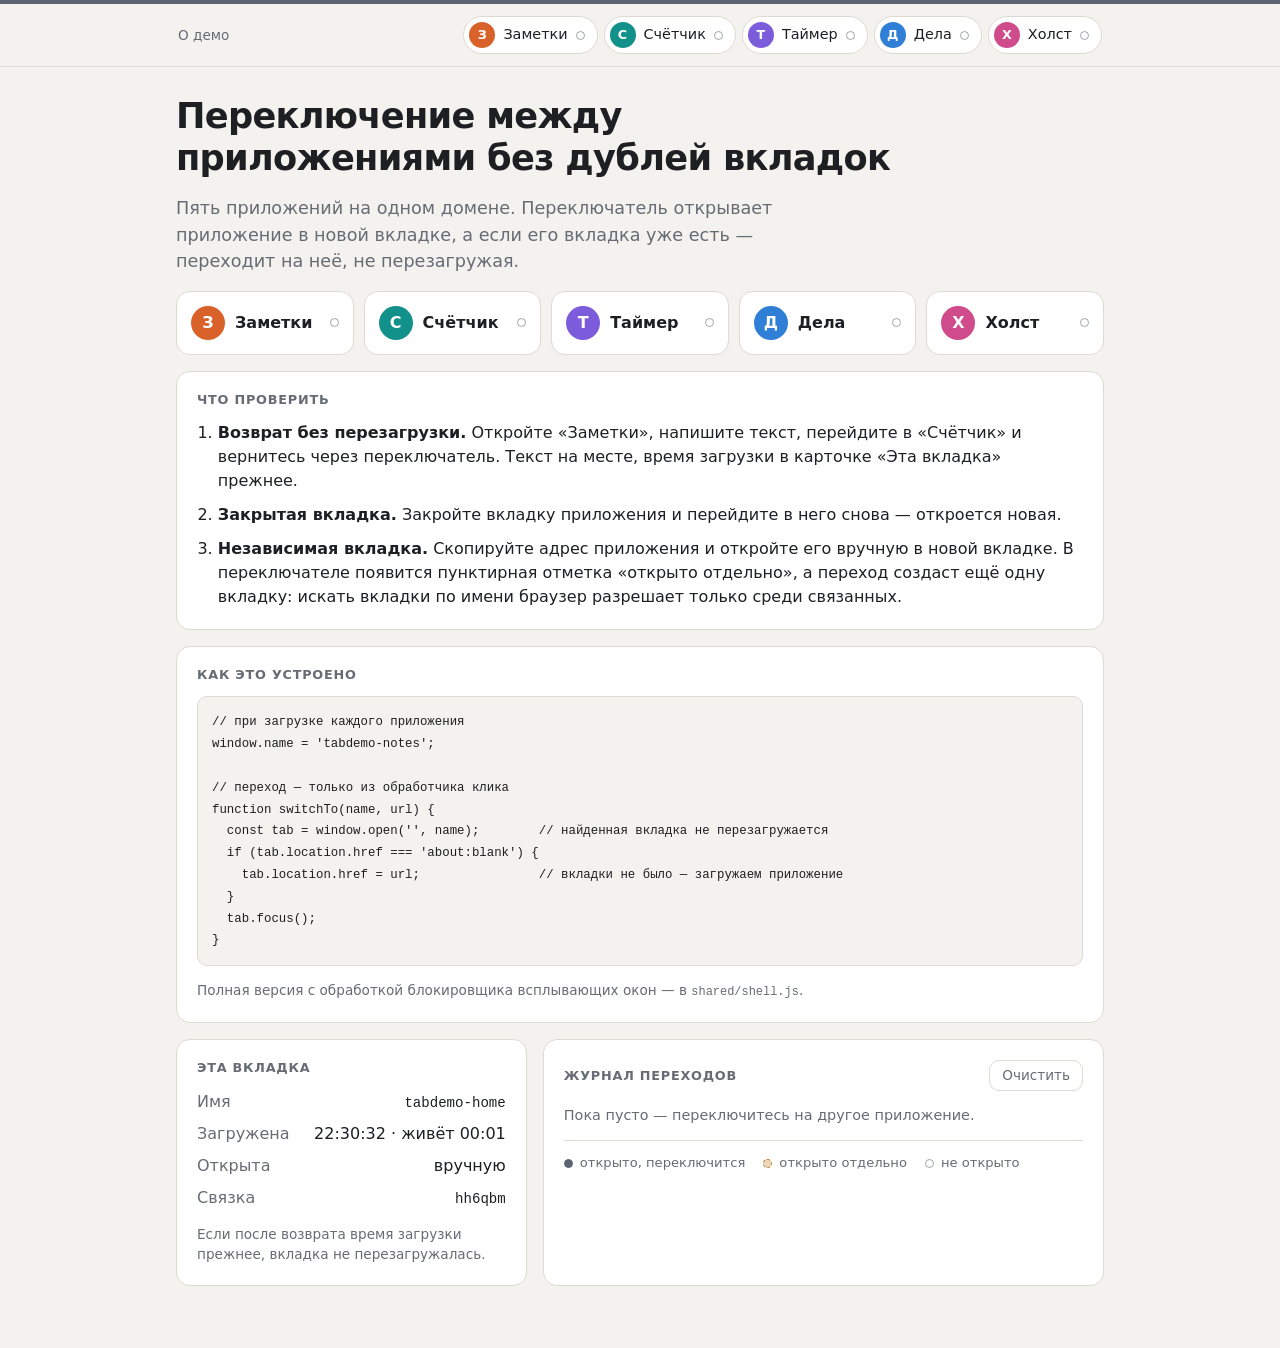
<file: index.html>
<!doctype html>
<html lang="ru">
<head>
<meta charset="utf-8">
<meta name="viewport" content="width=device-width, initial-scale=1">
<title>Переключение вкладок — демо</title>
<link rel="stylesheet" href="shared/style.css">
</head>
<body data-app="home">
<header id="shell-header"></header>
<main>
  <h1>Переключение между приложениями без дублей вкладок</h1>
  <p class="lead">Пять приложений на одном домене. Переключатель открывает приложение в новой вкладке, а если его вкладка уже есть — переходит на неё, не перезагружая.</p>

  <div class="tiles" id="shell-tiles"></div>

  <section class="card">
    <h2>Что проверить</h2>
    <ol class="steps">
      <li><b>Возврат без перезагрузки.</b> Откройте «Заметки», напишите текст, перейдите в «Счётчик» и вернитесь через переключатель. Текст на месте, время загрузки в карточке «Эта вкладка» прежнее.</li>
      <li><b>Закрытая вкладка.</b> Закройте вкладку приложения и перейдите в него снова — откроется новая.</li>
      <li><b>Независимая вкладка.</b> Скопируйте адрес приложения и откройте его вручную в новой вкладке. В переключателе появится пунктирная отметка «открыто отдельно», а переход создаст ещё одну вкладку: искать вкладки по имени браузер разрешает только среди связанных.</li>
    </ol>
  </section>

  <section class="card">
    <h2>Как это устроено</h2>
    <pre><code>// при загрузке каждого приложения
window.name = 'tabdemo-notes';

// переход — только из обработчика клика
function switchTo(name, url) {
  const tab = window.open('', name);        // найденная вкладка не перезагружается
  if (tab.location.href === 'about:blank') {
    tab.location.href = url;                // вкладки не было — загружаем приложение
  }
  tab.focus();
}</code></pre>
    <p class="hint">Полная версия с обработкой блокировщика всплывающих окон — в <code>shared/shell.js</code>.</p>
  </section>

  <div id="shell-panels"></div>
</main>
<script src="shared/shell.js"></script>
</body>
</html>
</file>
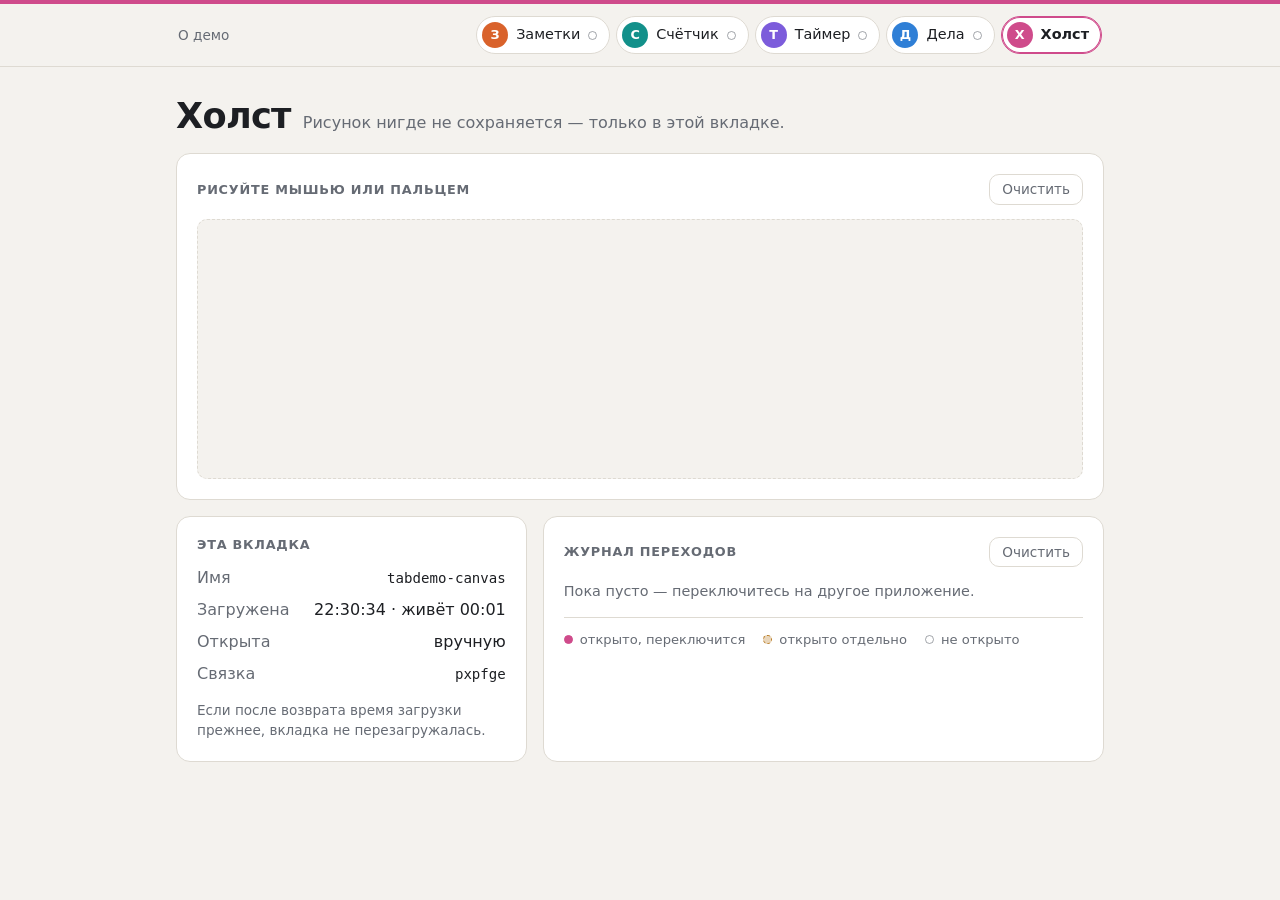
<file: canvas/index.html>
<!doctype html>
<html lang="ru">
<head>
<meta charset="utf-8">
<meta name="viewport" content="width=device-width, initial-scale=1">
<title>Холст</title>
<link rel="stylesheet" href="../shared/style.css">
</head>
<body data-app="canvas">
<header id="shell-header"></header>
<main>
  <div class="app-title">
    <h1>Холст</h1>
    <p>Рисунок нигде не сохраняется — только в этой вкладке.</p>
  </div>
  <section class="card">
    <div class="card-head">
      <h2>Рисуйте мышью или пальцем</h2>
      <button type="button" class="ghost" id="clear">Очистить</button>
    </div>
    <canvas id="canvas"></canvas>
  </section>
  <div id="shell-panels"></div>
</main>
<script src="../shared/shell.js"></script>
<script>
const canvas = document.getElementById('canvas');
const ctx = canvas.getContext('2d');
const accent = getComputedStyle(document.documentElement).getPropertyValue('--accent').trim();
const ratio = window.devicePixelRatio || 1;

// Размер холста задаётся один раз: изменение width/height стёрло бы рисунок.
canvas.width = canvas.clientWidth * ratio;
canvas.height = canvas.clientHeight * ratio;
ctx.scale(ratio, ratio);
ctx.lineWidth = 4;
ctx.lineCap = 'round';
ctx.lineJoin = 'round';
ctx.strokeStyle = accent;

const point = (event) => {
  const box = canvas.getBoundingClientRect();
  return [
    ((event.clientX - box.left) * canvas.width) / ratio / box.width,
    ((event.clientY - box.top) * canvas.height) / ratio / box.height,
  ];
};

let drawing = false;
canvas.addEventListener('pointerdown', (event) => {
  drawing = true;
  canvas.setPointerCapture(event.pointerId);
  ctx.beginPath();
  ctx.moveTo(...point(event));
});
canvas.addEventListener('pointermove', (event) => {
  if (!drawing) return;
  ctx.lineTo(...point(event));
  ctx.stroke();
});
const stop = () => (drawing = false);
canvas.addEventListener('pointerup', stop);
canvas.addEventListener('pointercancel', stop);
document.getElementById('clear').addEventListener('click', () => {
  ctx.clearRect(0, 0, canvas.width, canvas.height);
});
</script>
</body>
</html>
</file>
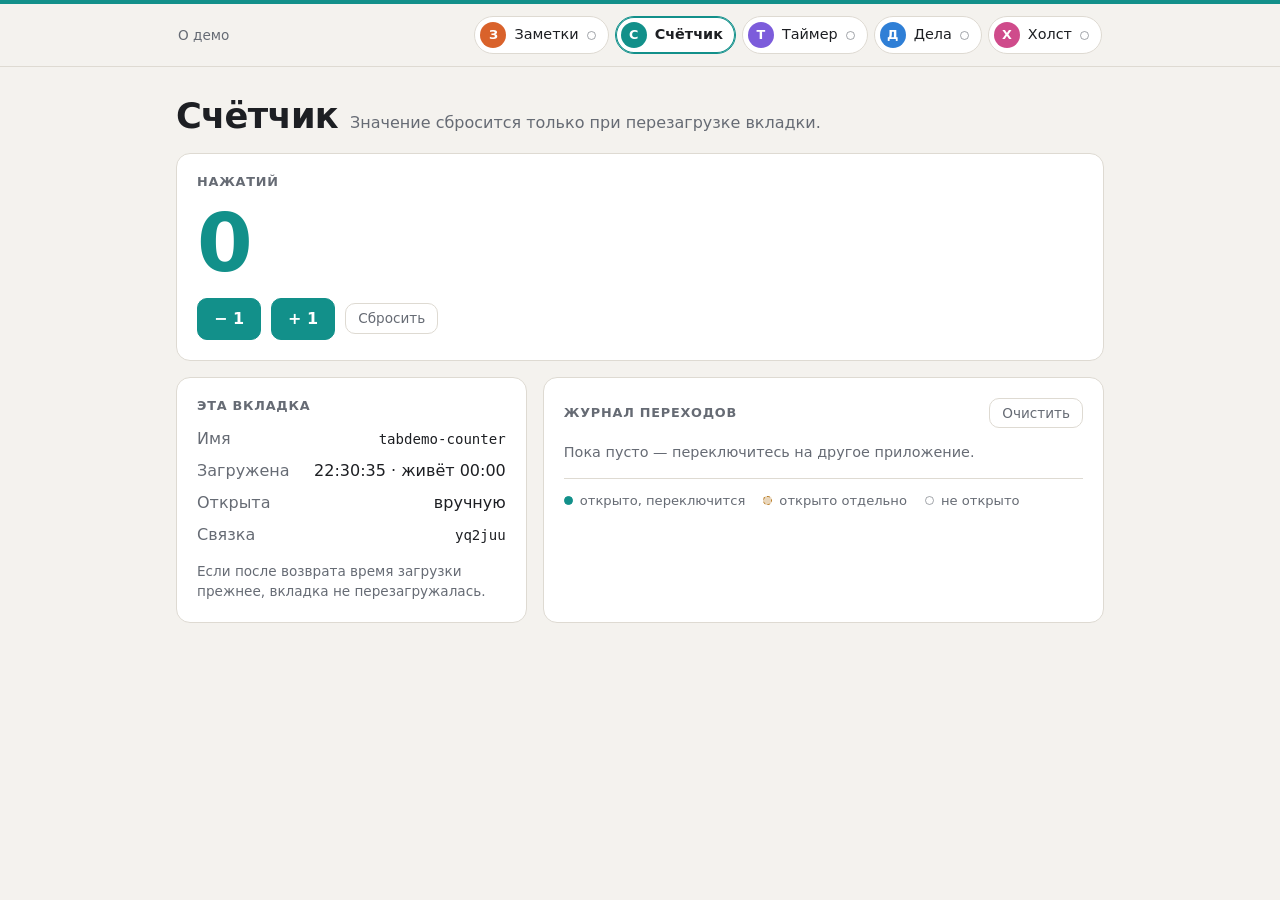
<file: counter/index.html>
<!doctype html>
<html lang="ru">
<head>
<meta charset="utf-8">
<meta name="viewport" content="width=device-width, initial-scale=1">
<title>Счётчик</title>
<link rel="stylesheet" href="../shared/style.css">
</head>
<body data-app="counter">
<header id="shell-header"></header>
<main>
  <div class="app-title">
    <h1>Счётчик</h1>
    <p>Значение сбросится только при перезагрузке вкладки.</p>
  </div>
  <section class="card">
    <h2>Нажатий</h2>
    <div class="big" id="value">0</div>
    <div class="row">
      <button type="button" id="minus">− 1</button>
      <button type="button" id="plus">+ 1</button>
      <button type="button" class="ghost" id="reset">Сбросить</button>
    </div>
  </section>
  <div id="shell-panels"></div>
</main>
<script src="../shared/shell.js"></script>
<script>
let value = 0;
const out = document.getElementById('value');
const set = (next) => {
  value = next;
  out.textContent = value;
};
document.getElementById('plus').addEventListener('click', () => set(value + 1));
document.getElementById('minus').addEventListener('click', () => set(value - 1));
document.getElementById('reset').addEventListener('click', () => set(0));
</script>
</body>
</html>
</file>
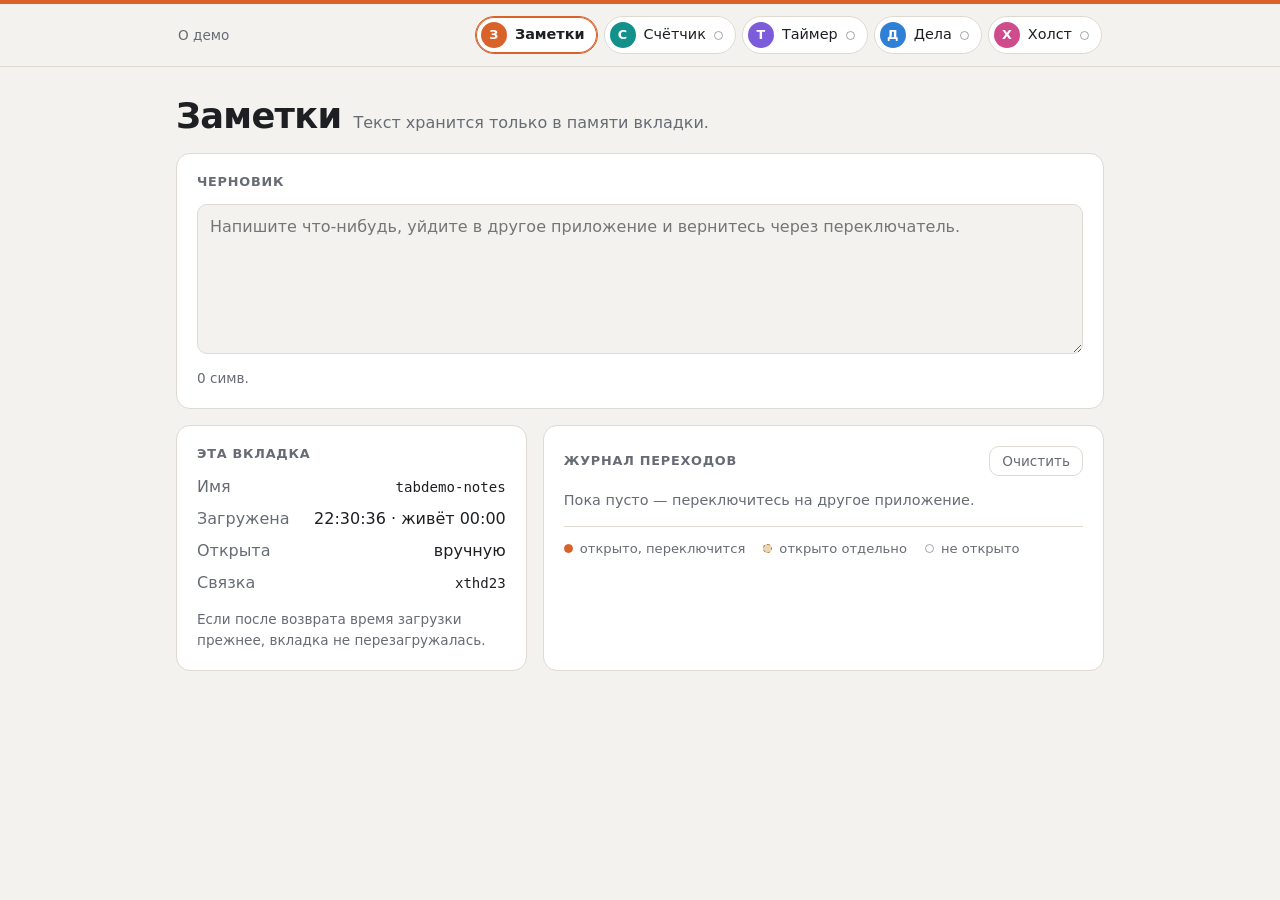
<file: notes/index.html>
<!doctype html>
<html lang="ru">
<head>
<meta charset="utf-8">
<meta name="viewport" content="width=device-width, initial-scale=1">
<title>Заметки</title>
<link rel="stylesheet" href="../shared/style.css">
</head>
<body data-app="notes">
<header id="shell-header"></header>
<main>
  <div class="app-title">
    <h1>Заметки</h1>
    <p>Текст хранится только в памяти вкладки.</p>
  </div>
  <section class="card">
    <h2>Черновик</h2>
    <textarea id="text" placeholder="Напишите что-нибудь, уйдите в другое приложение и вернитесь через переключатель."></textarea>
    <p class="hint" id="count">0 симв.</p>
  </section>
  <div id="shell-panels"></div>
</main>
<script src="../shared/shell.js"></script>
<script>
const text = document.getElementById('text');
const count = document.getElementById('count');
text.addEventListener('input', () => {
  count.textContent = `${text.value.length} симв.`;
});
</script>
</body>
</html>
</file>
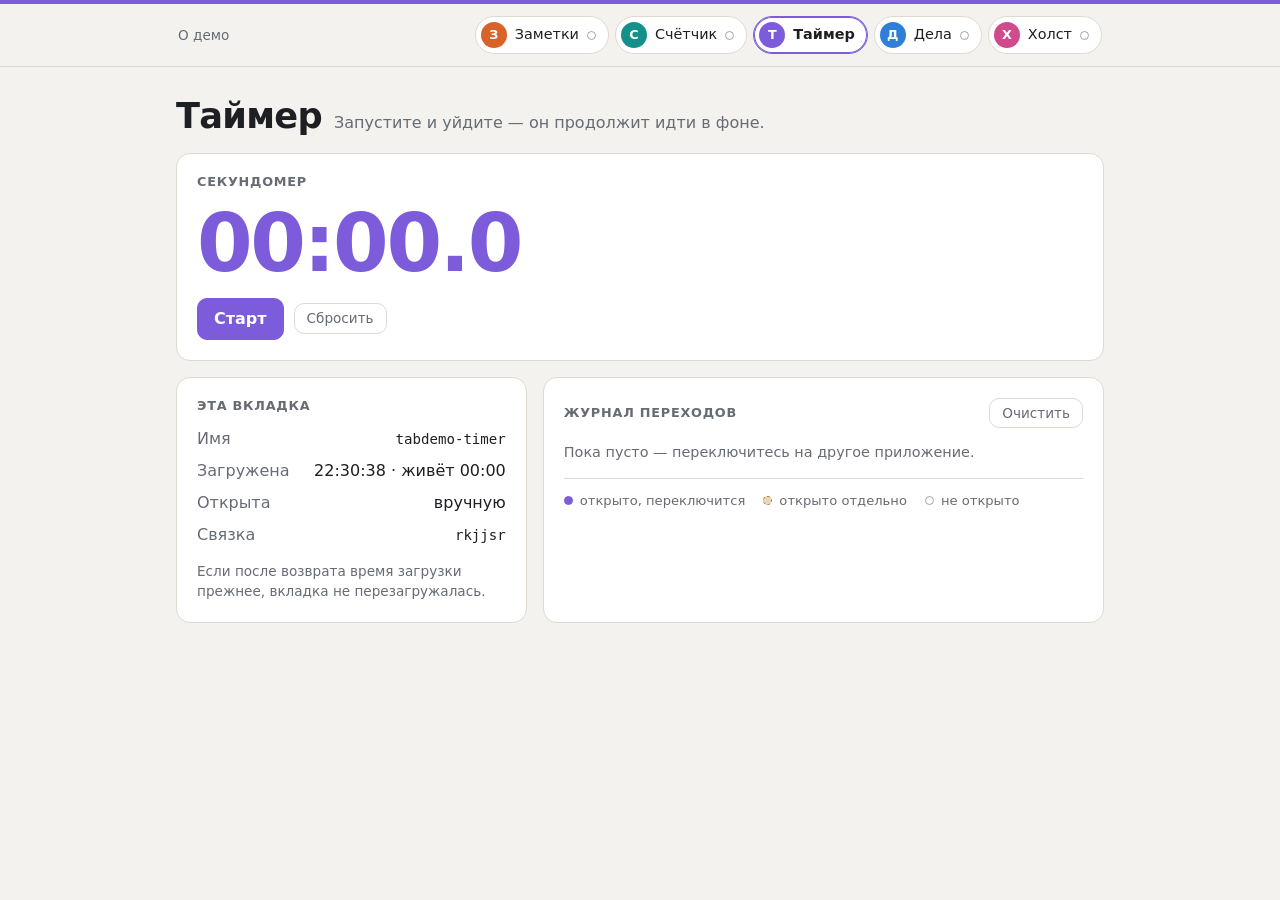
<file: timer/index.html>
<!doctype html>
<html lang="ru">
<head>
<meta charset="utf-8">
<meta name="viewport" content="width=device-width, initial-scale=1">
<title>Таймер</title>
<link rel="stylesheet" href="../shared/style.css">
</head>
<body data-app="timer">
<header id="shell-header"></header>
<main>
  <div class="app-title">
    <h1>Таймер</h1>
    <p>Запустите и уйдите — он продолжит идти в фоне.</p>
  </div>
  <section class="card">
    <h2>Секундомер</h2>
    <div class="big" id="value">00:00.0</div>
    <div class="row">
      <button type="button" id="toggle">Старт</button>
      <button type="button" class="ghost" id="reset">Сбросить</button>
    </div>
  </section>
  <div id="shell-panels"></div>
</main>
<script src="../shared/shell.js"></script>
<script>
// Время считается от метки запуска, поэтому замедление таймеров в фоне не мешает.
let startedAt = null;
let elapsed = 0;
const out = document.getElementById('value');
const toggle = document.getElementById('toggle');

function render() {
  const total = elapsed + (startedAt ? Date.now() - startedAt : 0);
  const minutes = Math.floor(total / 60000);
  const seconds = Math.floor(total / 1000) % 60;
  const tenths = Math.floor(total / 100) % 10;
  out.textContent = `${String(minutes).padStart(2, '0')}:${String(seconds).padStart(2, '0')}.${tenths}`;
}

toggle.addEventListener('click', () => {
  if (startedAt) {
    elapsed += Date.now() - startedAt;
    startedAt = null;
  } else {
    startedAt = Date.now();
  }
  toggle.textContent = startedAt ? 'Пауза' : 'Старт';
  render();
});
document.getElementById('reset').addEventListener('click', () => {
  startedAt = null;
  elapsed = 0;
  toggle.textContent = 'Старт';
  render();
});
setInterval(render, 100);
document.addEventListener('visibilitychange', render);
</script>
</body>
</html>
</file>
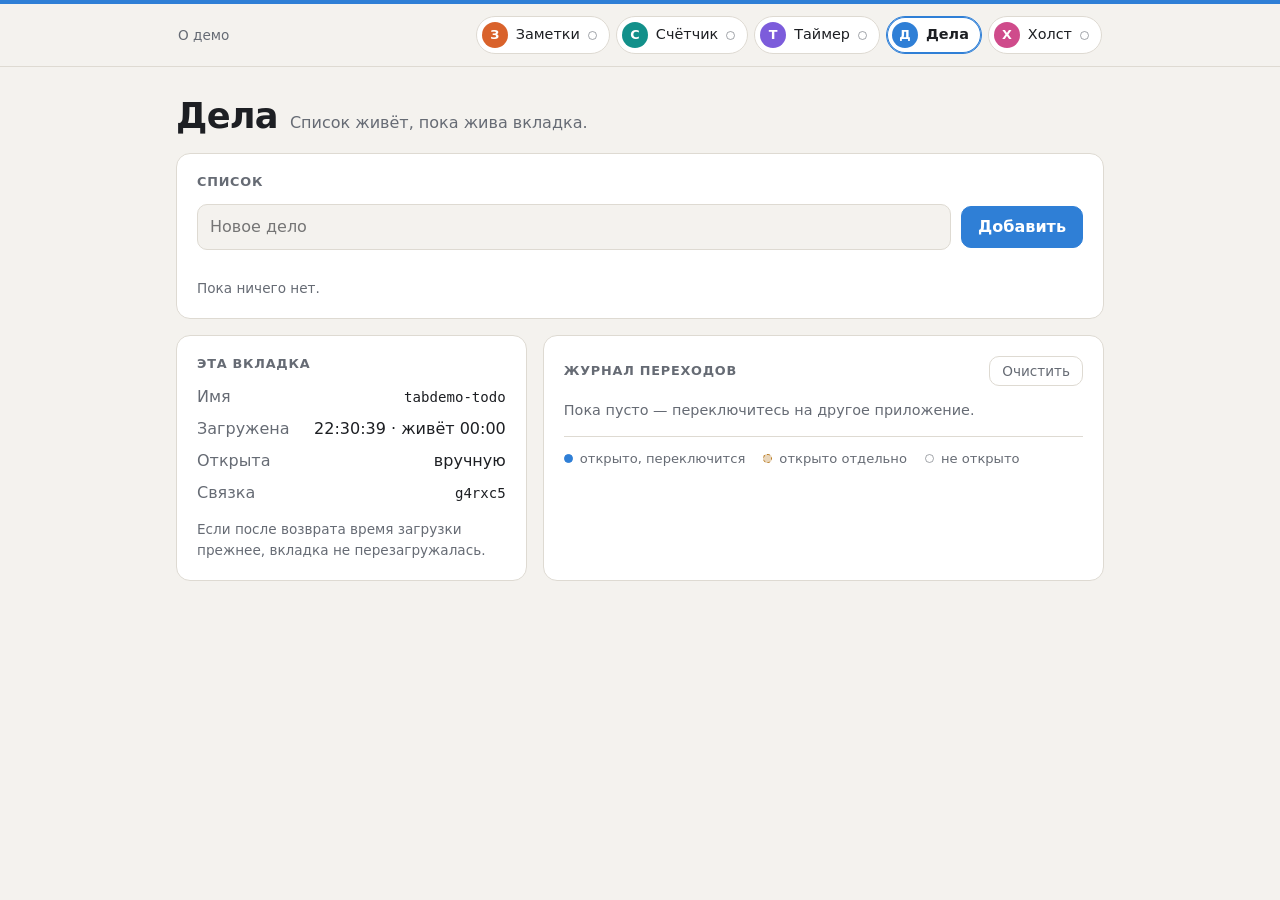
<file: todo/index.html>
<!doctype html>
<html lang="ru">
<head>
<meta charset="utf-8">
<meta name="viewport" content="width=device-width, initial-scale=1">
<title>Дела</title>
<link rel="stylesheet" href="../shared/style.css">
</head>
<body data-app="todo">
<header id="shell-header"></header>
<main>
  <div class="app-title">
    <h1>Дела</h1>
    <p>Список живёт, пока жива вкладка.</p>
  </div>
  <section class="card">
    <h2>Список</h2>
    <form class="row" id="form">
      <input type="text" id="input" placeholder="Новое дело" aria-label="Новое дело" style="flex:1; min-width:0">
      <button type="submit">Добавить</button>
    </form>
    <ul class="todo" id="list"></ul>
    <p class="hint" id="empty">Пока ничего нет.</p>
  </section>
  <div id="shell-panels"></div>
</main>
<script src="../shared/shell.js"></script>
<script>
const form = document.getElementById('form');
const input = document.getElementById('input');
const list = document.getElementById('list');
const empty = document.getElementById('empty');

form.addEventListener('submit', (event) => {
  event.preventDefault();
  const title = input.value.trim();
  if (!title) return;
  const item = document.createElement('li');
  const label = document.createElement('label');
  const box = document.createElement('input');
  const text = document.createElement('span');
  box.type = 'checkbox';
  text.textContent = title;
  label.append(box, text);
  item.append(label);
  list.append(item);
  empty.hidden = true;
  input.value = '';
});
</script>
</body>
</html>
</file>
<file: shared/style.css>
:root {
  --accent: #5b6470;
  --bg: #f4f2ee;
  --surface: #ffffff;
  --text: #1d1f23;
  --muted: #666b74;
  --line: #dedad2;
  --warn: #b7791f;
  --radius: 14px;
  color-scheme: light dark;
}

@media (prefers-color-scheme: dark) {
  :root {
    --bg: #15171a;
    --surface: #1e2125;
    --text: #eceae6;
    --muted: #9aa0a9;
    --line: #30343a;
    --warn: #e0a84a;
  }
}

* {
  box-sizing: border-box;
}

body {
  margin: 0;
  background: var(--bg);
  color: var(--text);
  font: 16px/1.5 system-ui, -apple-system, 'Segoe UI', Roboto, sans-serif;
  -webkit-font-smoothing: antialiased;
}

h1,
h2 {
  margin: 0;
  line-height: 1.2;
  text-wrap: balance;
}

h1 {
  font-size: clamp(1.6rem, 4vw, 2.2rem);
  letter-spacing: -0.02em;
}

h2 {
  font-size: 0.8rem;
  font-weight: 600;
  letter-spacing: 0.06em;
  text-transform: uppercase;
  color: var(--muted);
}

p {
  margin: 0;
}

code,
pre {
  font-family: ui-monospace, 'SF Mono', Menlo, Consolas, monospace;
  font-size: 0.88em;
}

a {
  color: inherit;
}

:focus-visible {
  outline: 2px solid var(--accent);
  outline-offset: 2px;
}

/* ── Шапка с переключателем ───────────────────────────── */

#shell-header {
  position: sticky;
  top: 0;
  z-index: 10;
  background: color-mix(in srgb, var(--bg) 88%, transparent);
  backdrop-filter: blur(10px);
  border-bottom: 1px solid var(--line);
  border-top: 4px solid var(--accent);
}

.switcher {
  display: flex;
  align-items: center;
  gap: 12px;
  max-width: 960px;
  margin: 0 auto;
  padding: 10px 16px;
}

.brand {
  flex: none;
  font-size: 0.85rem;
  color: var(--muted);
  text-decoration: none;
  padding: 6px 2px;
}

.brand:hover,
.brand[aria-current] {
  color: var(--text);
}

.apps {
  display: flex;
  gap: 6px;
  overflow-x: auto;
  padding: 2px;
  margin-left: auto;
  scrollbar-width: none;
}

.pill {
  display: flex;
  align-items: center;
  gap: 8px;
  flex: none;
  padding: 5px 12px 5px 5px;
  border: 1px solid var(--line);
  border-radius: 999px;
  background: var(--surface);
  text-decoration: none;
  font-size: 0.9rem;
  transition: border-color 0.15s;
}

.pill:hover {
  border-color: var(--app);
}

.pill[aria-current] {
  border-color: var(--app);
  box-shadow: inset 0 0 0 1px var(--app);
  cursor: default;
  font-weight: 600;
}

.badge {
  display: grid;
  place-items: center;
  width: 26px;
  height: 26px;
  border-radius: 50%;
  background: var(--app);
  color: #fff;
  font-size: 0.8rem;
  font-weight: 700;
}

/* Статус вкладки: форма точки различается, а не только цвет. */
.dot {
  flex: none;
  width: 9px;
  height: 9px;
  border-radius: 50%;
  border: 1.5px solid var(--muted);
  opacity: 0.6;
}

.dot[data-status='linked'] {
  background: var(--app, var(--accent));
  border-color: var(--app, var(--accent));
  opacity: 1;
}

.dot[data-status='detached'] {
  border: 1.5px dashed var(--warn);
  background: color-mix(in srgb, var(--warn) 30%, transparent);
  opacity: 1;
}

.dot[data-status='current'] {
  display: none;
}

/* ── Контент ──────────────────────────────────────────── */

main {
  max-width: 960px;
  margin: 0 auto;
  padding: 28px 16px 64px;
  display: grid;
  gap: 16px;
}

.app-title {
  display: flex;
  align-items: baseline;
  gap: 12px;
  flex-wrap: wrap;
}

.app-title p,
.lead {
  color: var(--muted);
}

.lead {
  font-size: 1.1rem;
  max-width: 60ch;
}

.card {
  background: var(--surface);
  border: 1px solid var(--line);
  border-radius: var(--radius);
  padding: 20px;
  display: grid;
  gap: 14px;
  align-content: start;
  min-width: 0;
}

.card-head {
  display: flex;
  align-items: center;
  justify-content: space-between;
  gap: 12px;
}

#shell-panels {
  display: grid;
  grid-template-columns: minmax(0, 1fr) minmax(0, 1.6fr);
  gap: 16px;
}

@media (max-width: 720px) {
  #shell-panels {
    grid-template-columns: minmax(0, 1fr);
  }
}

.facts {
  margin: 0;
  display: grid;
  gap: 8px;
}

.facts div {
  display: flex;
  justify-content: space-between;
  gap: 12px;
}

.facts dt {
  color: var(--muted);
}

.facts dd {
  margin: 0;
  text-align: right;
  font-variant-numeric: tabular-nums;
}

.hint {
  font-size: 0.85rem;
  color: var(--muted);
}

.log {
  list-style: none;
  margin: 0;
  padding: 0;
  display: grid;
  gap: 10px;
  max-height: 280px;
  overflow-y: auto;
}

.log li {
  display: grid;
  grid-template-columns: auto 1fr;
  column-gap: 10px;
  font-size: 0.9rem;
  padding-left: 10px;
  border-left: 3px solid var(--line);
}

.log li[data-kind='focused'] {
  border-left-color: var(--accent);
}

.log li[data-kind='duplicate'],
.log li[data-kind='nofocus'],
.log li[data-kind='blocked'] {
  border-left-color: var(--warn);
}

.log time {
  color: var(--muted);
  font-variant-numeric: tabular-nums;
}

.log span {
  grid-column: 2;
  color: var(--muted);
}

.log .empty {
  display: block;
  border: 0;
  padding: 0;
  color: var(--muted);
}

.legend {
  list-style: none;
  margin: 0;
  padding: 12px 0 0;
  border-top: 1px solid var(--line);
  display: flex;
  flex-wrap: wrap;
  gap: 6px 18px;
  font-size: 0.82rem;
  color: var(--muted);
}

.legend li {
  display: flex;
  align-items: center;
  gap: 7px;
}

/* ── Элементы управления ──────────────────────────────── */

button,
input,
textarea {
  font: inherit;
  color: inherit;
}

button {
  cursor: pointer;
  border: 1px solid var(--accent);
  background: var(--accent);
  color: #fff;
  border-radius: 10px;
  padding: 8px 16px;
  font-weight: 600;
}

button:active {
  transform: translateY(1px);
}

button.ghost {
  background: transparent;
  border-color: var(--line);
  color: var(--muted);
  font-weight: 400;
  font-size: 0.85rem;
  padding: 4px 12px;
}

input[type='text'],
textarea {
  width: 100%;
  border: 1px solid var(--line);
  border-radius: 10px;
  background: var(--bg);
  padding: 10px 12px;
}

textarea {
  min-height: 150px;
  resize: vertical;
}

.row {
  display: flex;
  align-items: center;
  gap: 10px;
  flex-wrap: wrap;
}

.big {
  font-size: clamp(3rem, 12vw, 5rem);
  font-weight: 700;
  line-height: 1;
  letter-spacing: -0.03em;
  font-variant-numeric: tabular-nums;
  color: var(--accent);
}

.todo {
  list-style: none;
  margin: 0;
  padding: 0;
  display: grid;
  gap: 6px;
}

.todo label {
  display: flex;
  align-items: center;
  gap: 10px;
}

.todo input:checked + span {
  text-decoration: line-through;
  color: var(--muted);
}

.todo input {
  accent-color: var(--accent);
  width: 18px;
  height: 18px;
}

canvas {
  width: 100%;
  height: 260px;
  border: 1px dashed var(--line);
  border-radius: 10px;
  background: var(--bg);
  touch-action: none;
  cursor: crosshair;
}

/* ── Главная ──────────────────────────────────────────── */

.tiles {
  display: grid;
  grid-template-columns: repeat(auto-fit, minmax(150px, 1fr));
  gap: 10px;
}

.tile {
  display: flex;
  align-items: center;
  gap: 10px;
  padding: 14px;
  border: 1px solid var(--line);
  border-radius: var(--radius);
  background: var(--surface);
  text-decoration: none;
  font-weight: 600;
  transition: border-color 0.15s, transform 0.15s;
}

.tile:hover {
  border-color: var(--app);
  transform: translateY(-2px);
}

.tile .label {
  flex: 1;
}

.tile .badge {
  width: 34px;
  height: 34px;
  font-size: 1rem;
}

.steps {
  margin: 0;
  padding-left: 1.3em;
  display: grid;
  gap: 10px;
}

.steps b {
  font-weight: 600;
}

pre {
  margin: 0;
  padding: 14px;
  border-radius: 10px;
  background: var(--bg);
  border: 1px solid var(--line);
  overflow-x: auto;
  line-height: 1.55;
}

@media (prefers-reduced-motion: reduce) {
  * {
    transition: none !important;
  }
}
</file>
